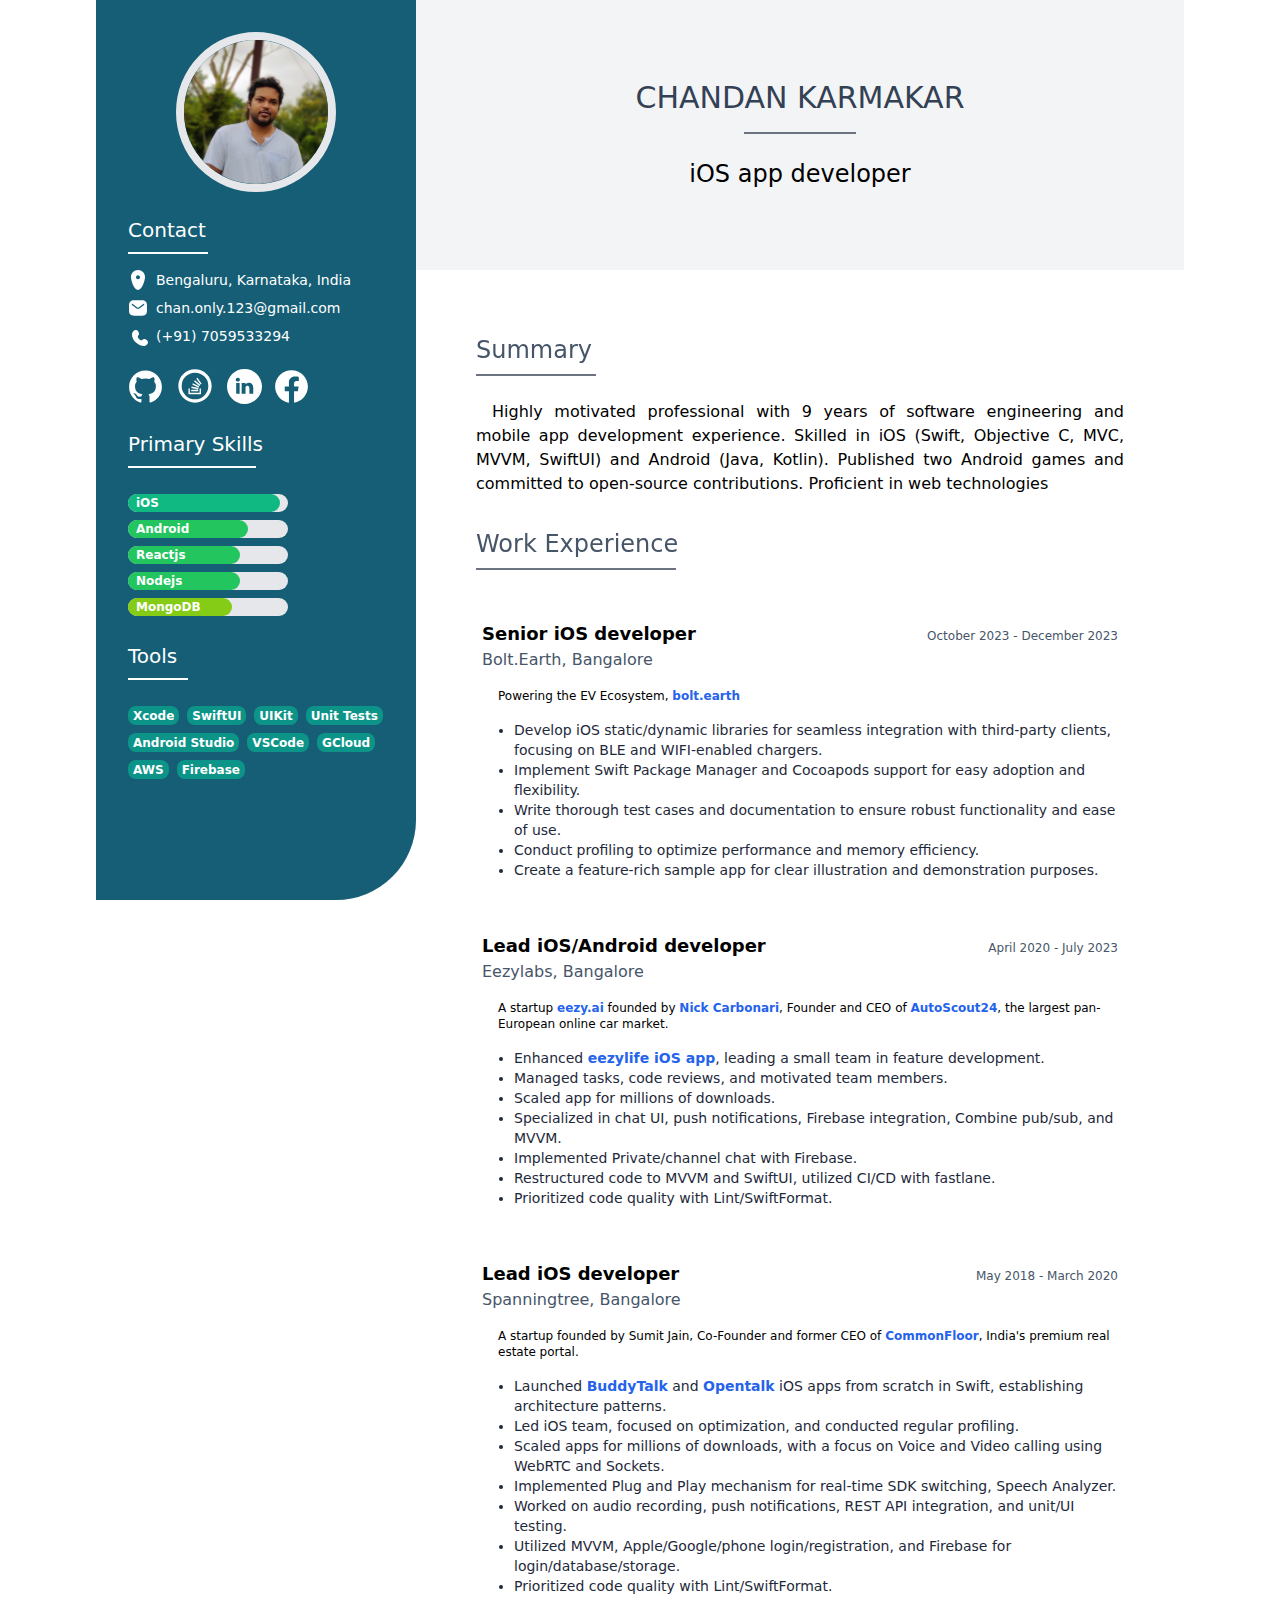
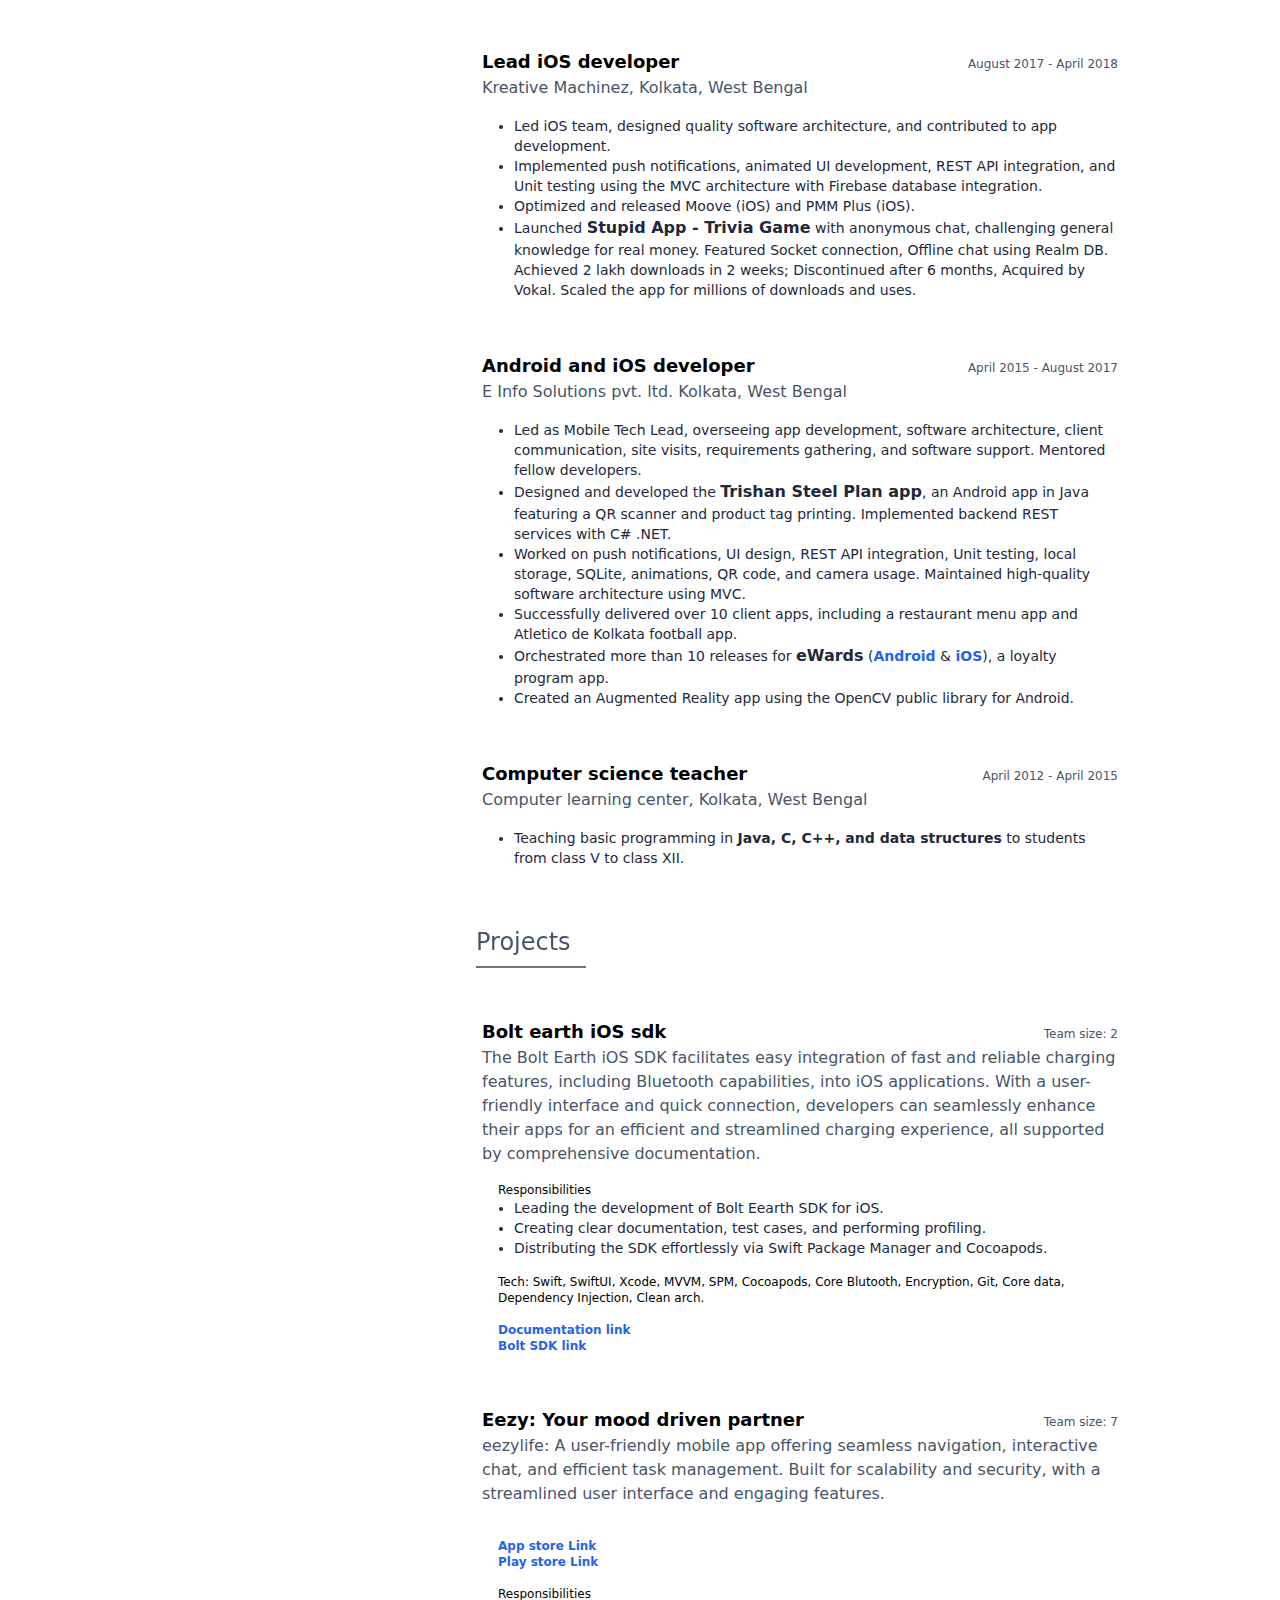
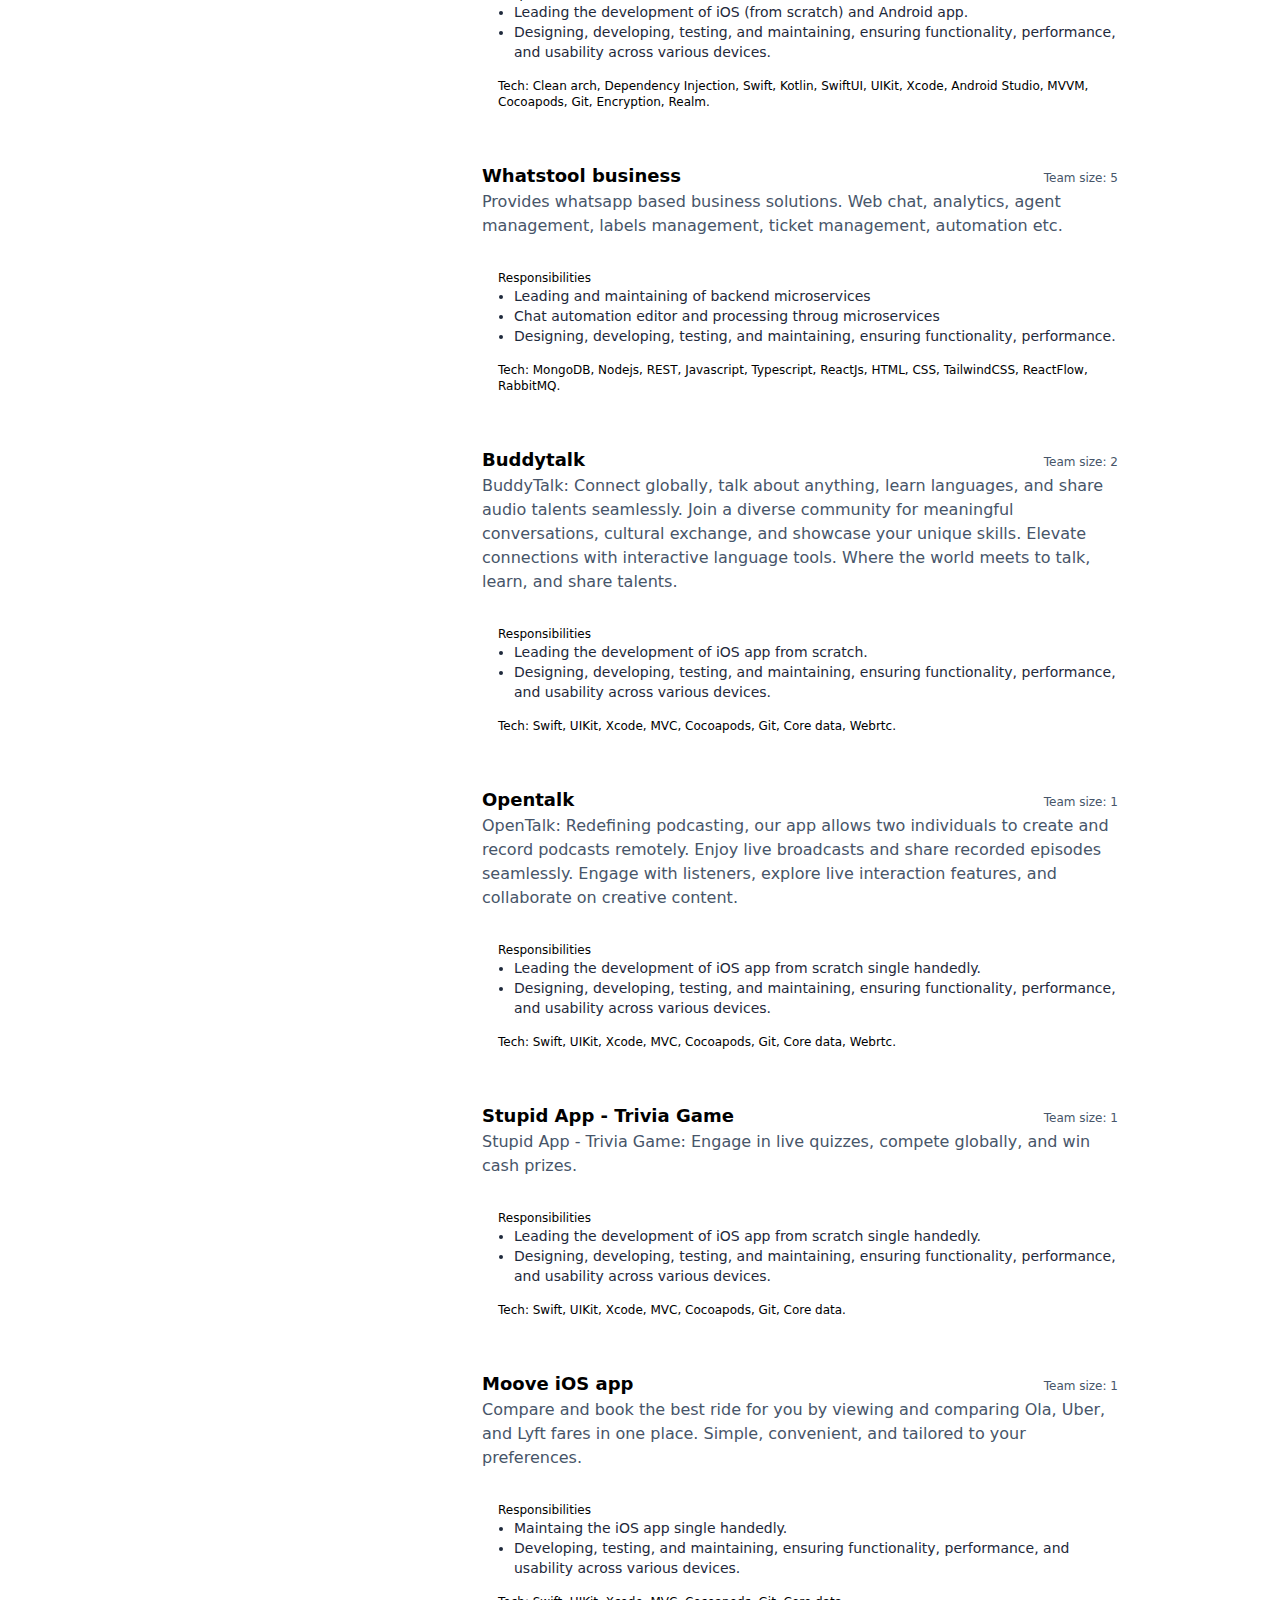
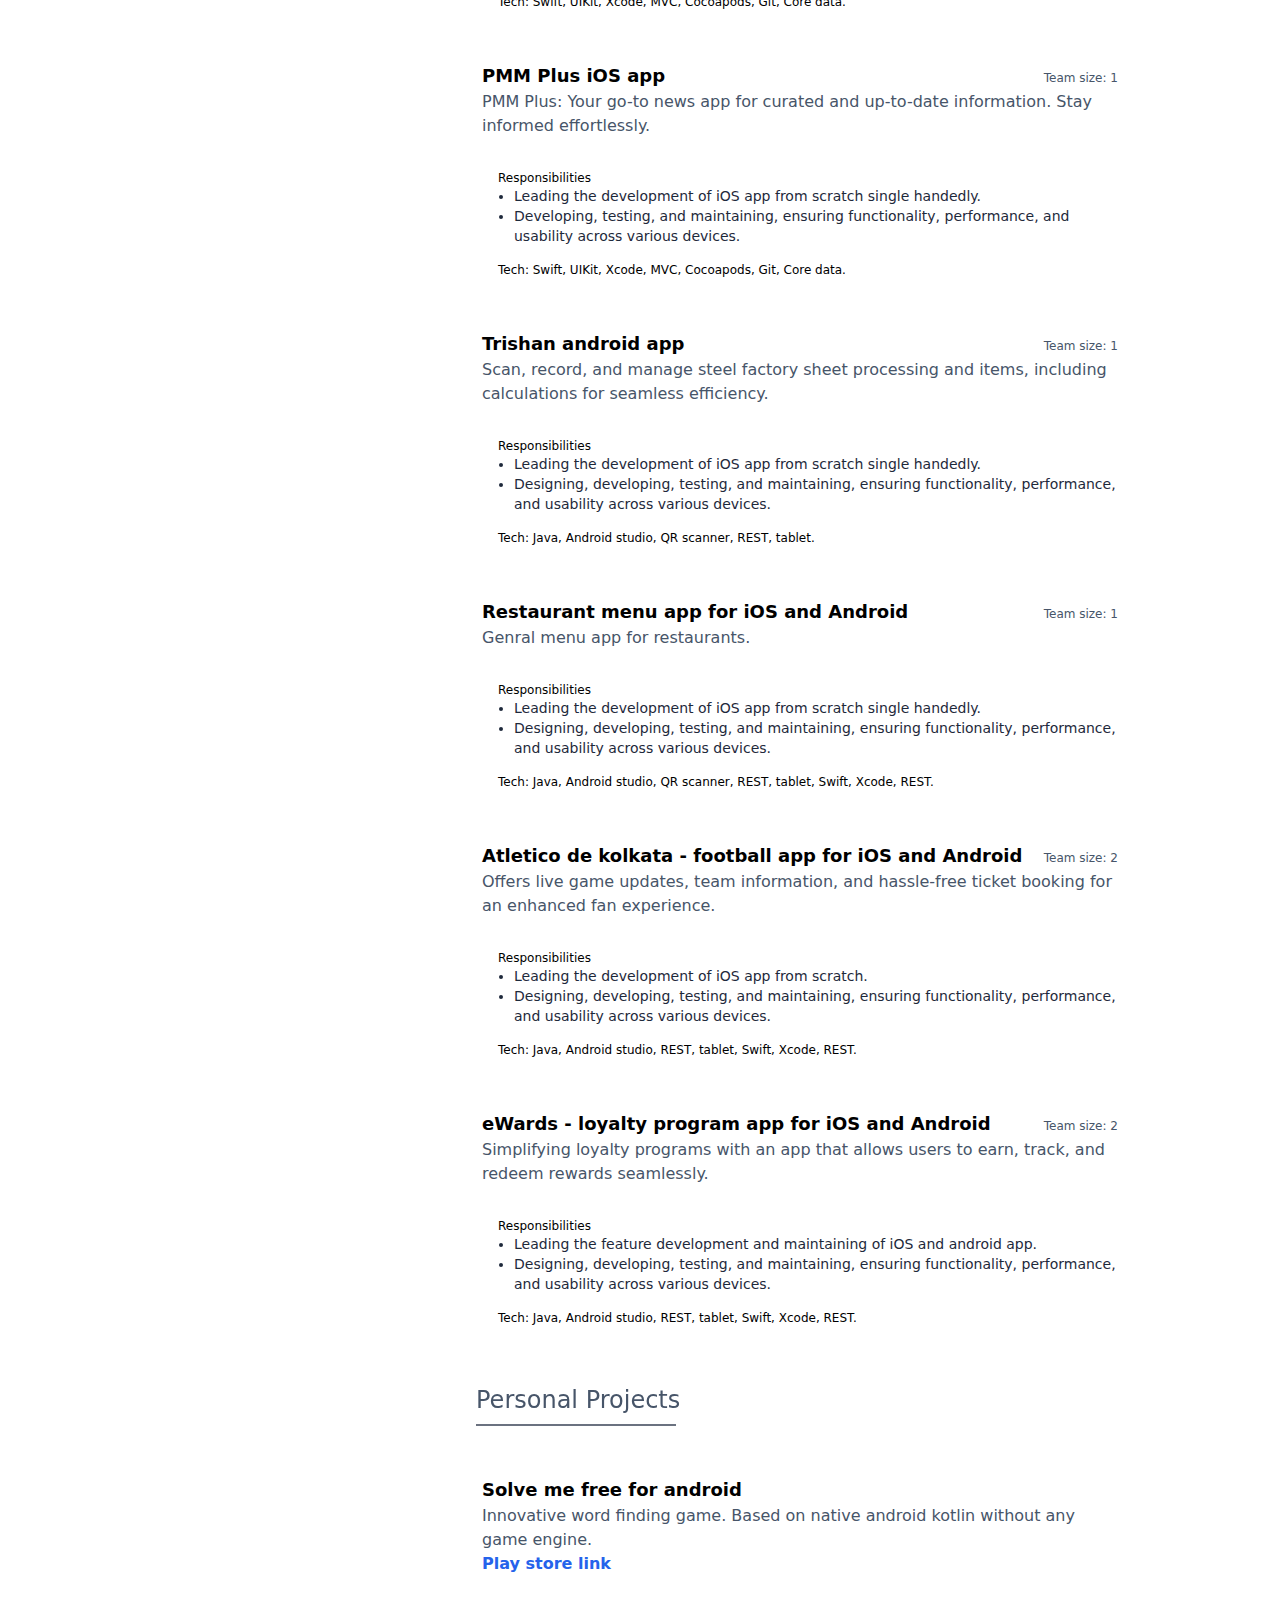
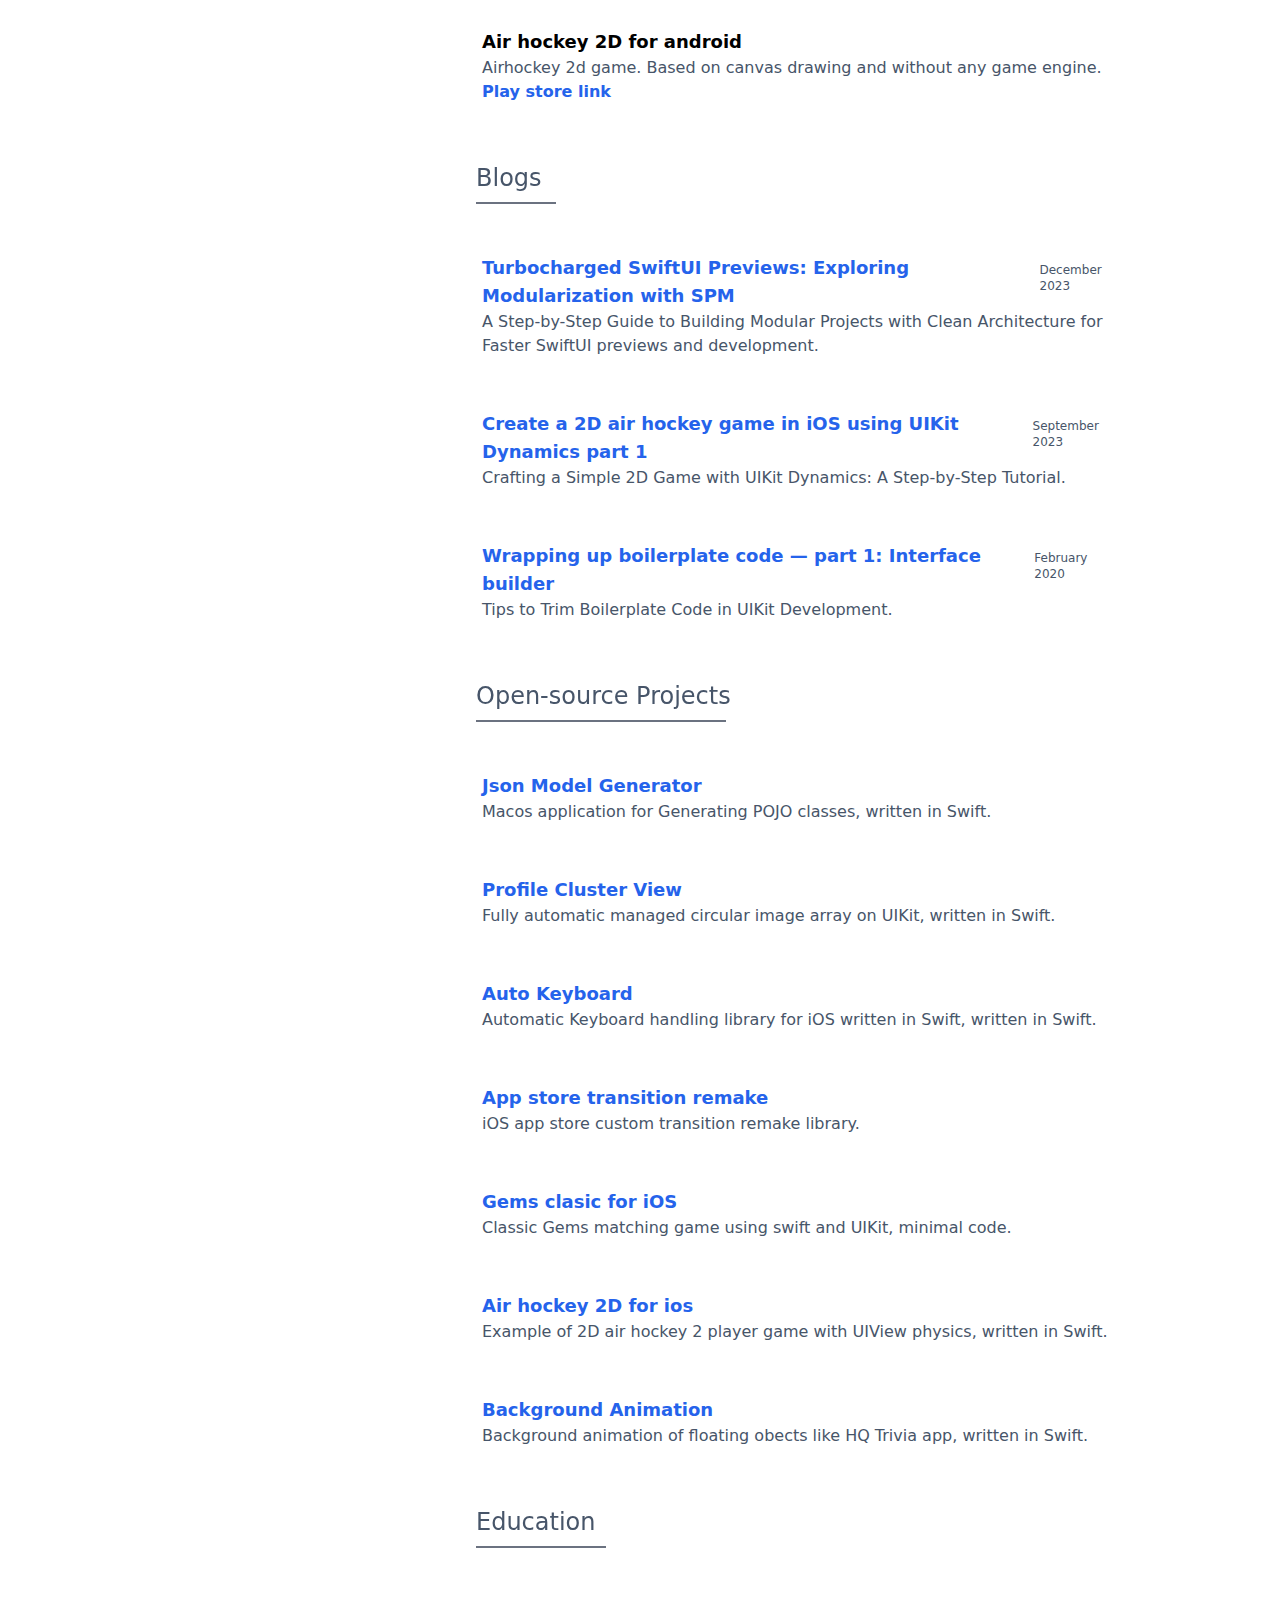
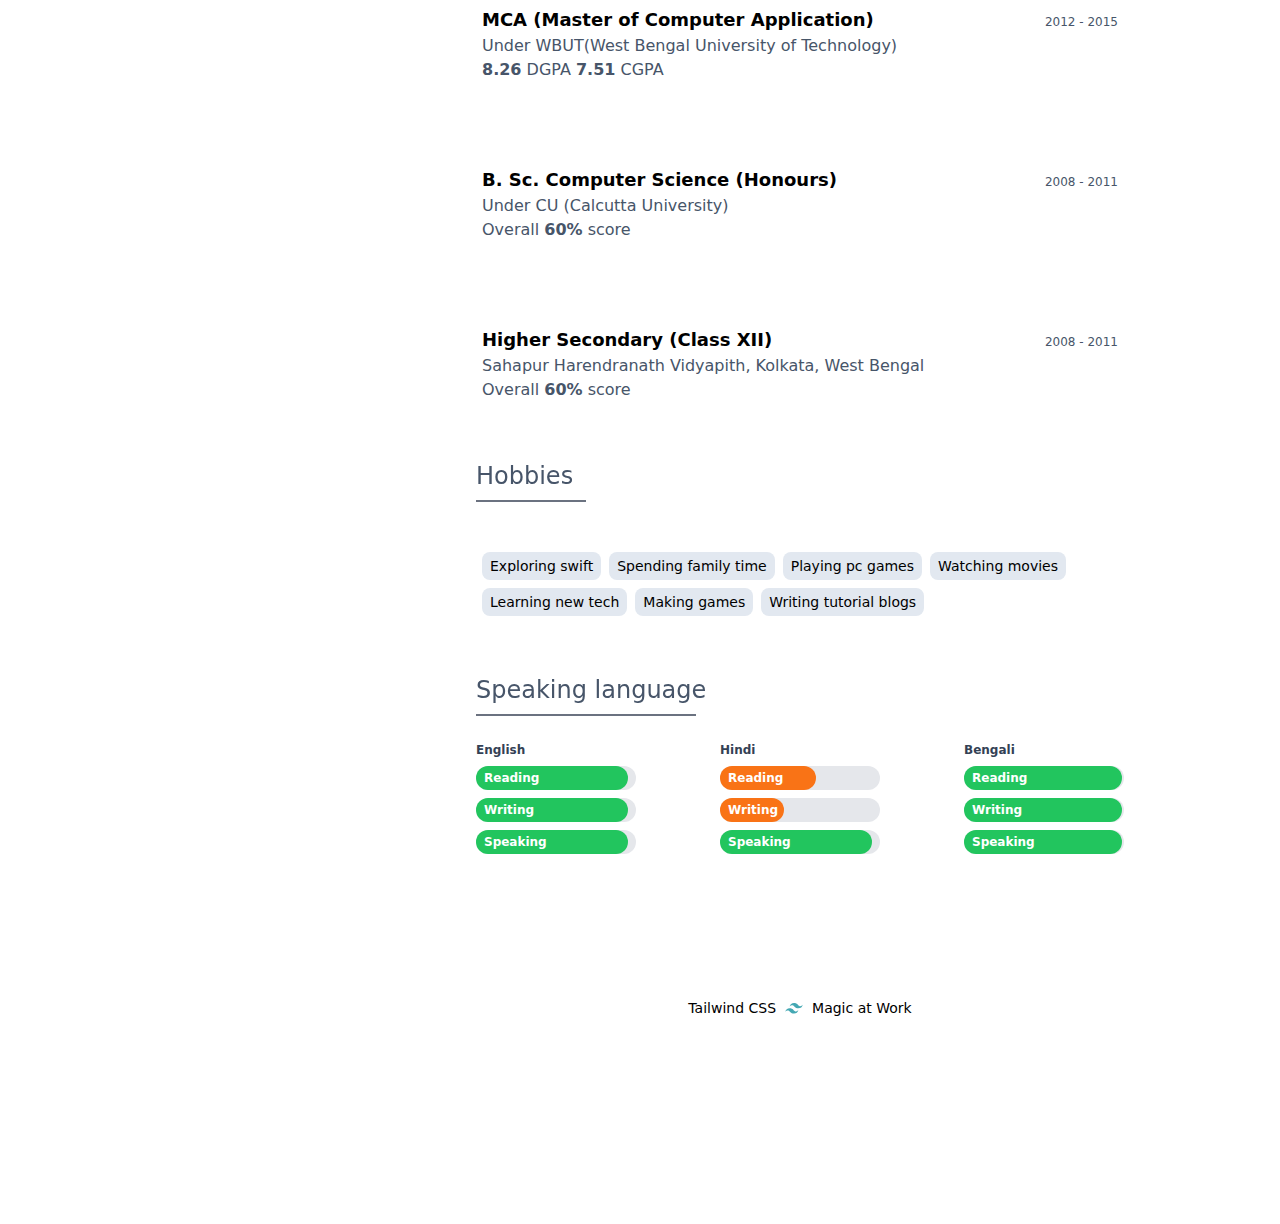
<file: resume/index.html>
<!DOCTYPE html>
<html lang="en">

<head>
    <title>Chandan Karmakar</title>
    <meta charset="UTF-8">
    <meta name="viewport" content="width=device-width, initial-scale=1.0">
    <script src="tailwindcss-3.4.1.js"></script>
    <script src="index.js"></script>
    <style type="text/tailwindcss">
        .exp-title {
            @apply font-semibold text-lg;
        }
        .exp-company {
            @apply text-base text-slate-600;
        }
        .exp-duration {
            @apply  text-xs font-medium text-slate-600;
        }
        .exp-companydesc {
            @apply text-xs font-normal pt-4 ml-4;
        }
        .exp-desc {
            @apply pt-4 ml-8 text-sm text-slate-800 font-medium;
        }
        .proj-desc {
            @apply ml-8 text-sm text-slate-800 font-medium;
        }
        .proj-links {
            @apply text-xs font-normal ml-4;
        }
        .link {
            @apply text-blue-600 font-bold hover:underline;
        }
        .sec-header-cont {
            @apply mx-[-60px] sticky top-0 backdrop-blur-xl z-50;
        }
        .sec-header-child {
            @apply mx-[60px];
        }
        .hobbie-item {
            @apply rounded-lg bg-slate-200 px-2 py-1 font-medium hover:shadow-lg hover:bg-blue-500/50 hover:text-white;
        }
        .tool-item {
            @apply rounded-lg bg-teal-600 px-[5px] py-[1.5px] font-bold text-xs text-white;
        }
        .hover-anim1 {
            @apply transition ease-in-out delay-0 hover:scale-[1.02] duration-200 hover:shadow-xl p-[25px] mx-[-20px] rounded-lg hover:border-solid hover:border-slate-100 border-transparent border-[1px];
        }
        .hover-anim2 {
            @apply transition ease-in-out delay-0 hover:scale-[1.04] duration-200 p-[2px] mx-[-2px] rounded-lg;
        }
        .hover-anim3 {
            @apply transition ease-in-out delay-0 hover:scale-[1.1] duration-200;
        }
        .sidebar {
            @apply lg:w-80 md:w-80 lg:h-screen md:h-screen bg-[#155e75] text-white p-8 lg:sticky lg:top-0 md:sticky md:top-0;
        }
        .main-cont {
            @apply md:w-3/5 lg:w-3/5 mb-16;
        }
    </style>
</head>

<body class="font-sans antialiased">

    <div class="md:flex place-content-center text-sm">

        <!-- SIDEBAR -->
        <div class="sidebar rounded-br-[80px]">


            <a id="btn_update" href="https://chanonly123.github.io/resume" target="_blank">
                <button class="flex m-[-12px] gap-1 font-bold text-base hover-anim3 mb-4 items-center">
                    <img class="size-[20px]" src="res/info-circle-svgrepo-com.svg" />
                    Updated version here
                </button>
            </a>

            <div class="px-12">
                <img class="rounded-full center border-8 border-white-600" src="res/photo1.jpg" alt="Profile Picture">
            </div>
            <div class="space-y-2 mt-6">
                <div class="text-xl">Contact</div>
                <p class="h-0.5 w-20 bg-white my-2 mb-6" />

                <div class="flex pt-2">
                    <image class="mr-2 fill-black size-5" src="res/pin-fill-rounded-circle-629-svgrepo-com.svg" />
                    <div>Bengaluru, Karnataka, India</div>
                </div>

                <div class="flex">
                    <image class="mr-2 fill-black size-5" src="res/email-svgrepo-com.svg" />
                    <div>chan.only.123@gmail.com</div>
                </div>

                <div class="flex">
                    <image class="mr-1 fill-black size-6" src="res/phone-rounded-svgrepo-com.svg" />
                    <div>(+91) 7059533294</div>
                </div>
            </div>

            <div class="flex flex items-center space-y-2 mt-2 space-x-3">
                <a class="animate-bounce size-[35px] mt-[8px] hover-anim3" href="https://github.com/chanonly123"
                    target="_blank">
                    <img src="res/github-svgrepo-com.svg" />
                </a>
                <a class="size-[40px] hover-anim3" href="https://stackoverflow.com/users/4568747/chanonly123"
                    target="_blank">
                    <img src="res/stackoverflow-circle-svgrepo-com.svg" />
                </a>
                <a class="animate-bounce size-[35px] hover-anim3" href="https://www.linkedin.com/in/chanonly123"
                    target="_blank">
                    <img src="res/linkedin-round-svgrepo-com.svg" />
                </a>
                <a class="size-[35px] hover-anim3" href="https://www.facebook.com/chandan.karmakar.980967"
                    target="_blank">
                    <img src="res/facebook-svgrepo-com.svg" />
                </a>
            </div>



            <div>
                <div class="text-xl mt-6">Primary Skills</div>
                <p class="h-0.5 w-32 bg-white my-2 mb-6" />

                <div class="space-y-2 text-xs font-bold hover-anim2">
                    <div class="bg-gray-200 w-40 rounded-full">
                        <div class="bg-emerald-500 px-2 py-[1px] rounded-full w-[95%]">iOS</div>
                    </div>
                    <div class="bg-gray-200 w-40 rounded-full">
                        <div class="bg-green-500 px-2 py-[1px] rounded-full w-[75%]">Android</div>
                    </div>
                    <div class="bg-gray-200 w-40 rounded-full">
                        <div class="bg-green-500 px-2 py-[1px] rounded-full w-[70%]">Reactjs</div>
                    </div>
                    <div class="bg-gray-200 w-40 rounded-full">
                        <div class="bg-green-500 px-2 py-[1px] rounded-full w-[70%]">Nodejs</div>
                    </div>
                    <div class="bg-gray-200 w-40 rounded-full">
                        <div class="bg-lime-500 px-2 py-[1px] rounded-full w-[65%]">MongoDB</div>
                    </div>
                </div>
            </div>

            <div>
                <div class="text-xl mt-6">Tools</div>
                <p class="h-0.5 w-[60px] bg-white my-2 mb-6" />

                <div class="flex flex-wrap gap-2 hover-anim2">
                    <div class="tool-item">Xcode</div>
                    <div class="tool-item">SwiftUI</div>
                    <div class="tool-item">UIKit</div>
                    <div class="tool-item">Unit Tests</div>
                    <div class="tool-item">Android Studio</div>
                    <div class="tool-item">VSCode</div>
                    <div class="tool-item">GCloud</div>
                    <div class="tool-item">AWS</div>
                    <div class="tool-item">Firebase</div>
                </div>

            </div>


        </div>

        <!-- END SIDEBAR -->

        <div class="main-cont">

            <!-- HEADER -->
            <div class="flex flex-col items-center py-20 bg-gray-100">
                <h1 class="animate-pulse text-3xl text-slate-700">CHANDAN KARMAKAR</h1>
                <p class="h-0.5 w-28 bg-gray-500 my-4 mb-6" />
                <p class="text-2xl">iOS app developer</p>
            </div>

            <!-- END HEADER -->

            <div class="sec-header-child mt-16">

                <div class="profile_summary">
                    <div class="sec-header-cont">
                        <div class="text-2xl text-slate-600 sec-header-child">
                            Summary
                            <p class="h-0.5 w-[120px] bg-gray-500 my-2 mb-6" />
                        </div>
                    </div>

                    <p class="text-base text indent-4 text-justify">Highly motivated professional with 9 years of
                        software
                        engineering and mobile app development experience. Skilled in iOS (Swift, Objective C, MVC,
                        MVVM, SwiftUI) and Android (Java, Kotlin). Published two Android games and committed to
                        open-source contributions. Proficient in web technologies</p>
                </div>


                <!-- WROK EXPERIENCES -->
                <div>

                    <div class="sec-header-cont">
                        <div class="text-2xl text-slate-600 mt-8 sec-header-child">Work Experience
                            <p class="h-0.5 w-[200px] bg-gray-500 my-2 mb-6" />
                        </div>
                    </div>



                    <div class="hover-anim1">
                        <div class="flex items-baseline">
                            <div class="exp-title">Senior iOS developer</div>
                            <div class="grow"></div>
                            <div class="exp-duration">October 2023 - December 2023</div>
                        </div>
                        <div class="exp-company">Bolt.Earth, Bangalore</div>
                        <div class="exp-companydesc">Powering the EV Ecosystem, <a target="_blank" class="link"
                                href="https://bolt.earth">bolt.earth</a></div>
                        <div class="exp-desc">
                            <ul class="list-disc">
                                <li>Develop iOS static/dynamic libraries for seamless integration with third-party
                                    clients, focusing on
                                    BLE
                                    and WIFI-enabled chargers.</li>
                                <li>Implement Swift Package Manager and Cocoapods support for easy adoption and
                                    flexibility.</li>
                                <li>Write thorough test cases and documentation to ensure robust functionality and
                                    ease
                                    of use.</li>
                                <li>Conduct profiling to optimize performance and memory efficiency.</li>
                                <li>Create a feature-rich sample app for clear illustration and demonstration
                                    purposes.</li>

                            </ul>
                        </div>
                    </div>



                    <div class="hover-anim1">
                        <div class="flex items-baseline">
                            <div class="exp-title">Lead iOS/Android developer</div>
                            <div class="grow"></div>
                            <div class="exp-duration">April 2020 - July 2023</div>
                        </div>
                        <div class="exp-company">Eezylabs, Bangalore</div>

                        <div class="exp-companydesc">A startup <a target="_blank" class="link"
                                href="https://eezy.ai">eezy.ai</a>
                            founded by
                            <a target="_blank" class="link"
                                href="https://www.linkedin.com/in/nick-carbonari-273805b6/">Nick
                                Carbonari</a>, Founder
                            and CEO of
                            <a target="_blank" class="link" href="https://www.autoscout24.com">AutoScout24</a>, the
                            largest pan-European
                            online car market.
                        </div>
                        <div class="exp-desc">
                            <ul class="list-disc">
                                <li>Enhanced <a target="_blank" class="link"
                                        href="https://apps.apple.com/us/app/eezy-your-mood-driven-planner/id1221854425?_branch_match_id=1025107716883069930&_branch_referrer=H4sIAAAAAAAAA8soKSkottLXT02tqszJTEvVSywo0MvJzMvWr8pycU1M8TEM8QMA3o4ZUCQAAAA%3D">eezylife
                                        iOS app</a>, leading a small team in feature development.</li>
                                <li>Managed tasks, code reviews, and motivated team members.</li>
                                <li>Scaled app for millions of downloads.</li>
                                <li>Specialized in chat UI, push notifications, Firebase integration, Combine pub/sub,
                                    and MVVM.</li>
                                <li>Implemented Private/channel chat with Firebase.</li>
                                <li>Restructured code to MVVM and SwiftUI, utilized CI/CD with fastlane.</li>
                                <li>Prioritized code quality with Lint/SwiftFormat.</li>
                            </ul>
                        </div>
                    </div>



                    <div class="hover-anim1">
                        <div class="flex items-baseline">
                            <div class="exp-title">Lead iOS developer</div>
                            <div class="grow"></div>
                            <div class="exp-duration">May 2018 - March 2020</div>
                        </div>
                        <div class="exp-company">Spanningtree, Bangalore</div>
                        <div class="exp-companydesc">
                            A startup founded by Sumit Jain, Co-Founder and former CEO of <a target="_blank"
                                class="link" href="https://www.commonfloor.com">CommonFloor</a>, India's premium real
                            estate portal.
                        </div>
                        <div class="exp-desc">
                            <ul class="list-disc">
                                <li>
                                    Launched <a target="_blank" class="link"
                                        href="https://drive.google.com/file/d/1xL_tNGtze4r6n_1e3P7pU5wuxVr0sHxS/view?usp=sharing">BuddyTalk</a>
                                    and <a target="_blank" class="link"
                                        href="https://apps.apple.com/us/app/opentalk-fm/id1484810570">Opentalk</a> iOS
                                    apps from scratch in Swift, establishing
                                    architecture patterns.
                                </li>
                                <li>
                                    Led iOS team, focused on optimization, and conducted regular profiling.
                                </li>
                                <li>
                                    Scaled apps for millions of downloads, with a focus on Voice and Video calling using
                                    WebRTC and Sockets.
                                </li>
                                <li>
                                    Implemented Plug and Play mechanism for real-time SDK switching, Speech Analyzer.
                                </li>
                                <li>
                                    Worked on audio recording, push notifications, REST API integration, and unit/UI
                                    testing.
                                </li>
                                <li>
                                    Utilized MVVM, Apple/Google/phone login/registration, and Firebase for
                                    login/database/storage.
                                </li>
                                <li>
                                    Prioritized code quality with Lint/SwiftFormat.
                                </li>

                            </ul>
                        </div>
                    </div>



                    <div class="hover-anim1">
                        <div class="flex items-baseline">
                            <div class="exp-title">Lead iOS developer</div>
                            <div class="grow"></div>
                            <div class="exp-duration">August 2017 - April 2018</div>
                        </div>
                        <div class="exp-company">Kreative Machinez, Kolkata, West Bengal</div>

                        <div class="exp-desc">
                            <ul class="list-disc">
                                <li>
                                    Led iOS team, designed quality software architecture, and contributed to app
                                    development.
                                </li>
                                <li>
                                    Implemented push notifications, animated UI development, REST API integration, and
                                    Unit testing
                                    using the MVC architecture with Firebase database integration.
                                </li>
                                <li>
                                    Optimized and released Moove (iOS) and PMM Plus (iOS).
                                </li>
                                <li>
                                    Launched <span class="font-bold text-base">Stupid App - Trivia Game</span> with
                                    anonymous
                                    chat, challenging general
                                    knowledge for real money.
                                    Featured Socket connection, Offline chat using Realm DB.
                                    Achieved 2 lakh downloads in 2 weeks; Discontinued after 6 months, Acquired by
                                    Vokal.
                                    Scaled the app for millions of downloads and uses.
                                </li>
                            </ul>
                        </div>
                    </div>


                    <div class="hover-anim1">
                        <div class="flex items-baseline">
                            <div class="exp-title">Android and iOS developer</div>
                            <div class="grow"></div>
                            <div class="exp-duration">April 2015 - August 2017</div>
                        </div>
                        <div class="exp-company">E Info Solutions pvt. ltd. Kolkata, West Bengal</div>

                        <div class="exp-desc">
                            <ul class="list-disc">
                                <li>
                                    Led as Mobile Tech Lead, overseeing app development, software architecture, client
                                    communication,
                                    site visits, requirements gathering, and software support. Mentored fellow
                                    developers.
                                </li>
                                <li>
                                    Designed and developed the <span class="font-bold text-base">Trishan Steel Plan
                                        app</span>, an Android app in Java featuring
                                    a QR scanner
                                    and product tag printing. Implemented backend REST services with C# .NET.
                                </li>
                                <li>
                                    Worked on push notifications, UI design, REST API integration, Unit testing, local
                                    storage, SQLite,
                                    animations, QR code, and camera usage. Maintained high-quality software architecture
                                    using MVC.
                                </li>
                                <li>
                                    Successfully delivered over 10 client apps, including a restaurant menu app and
                                    Atletico de Kolkata
                                    football app.
                                </li>
                                <li>
                                    Orchestrated more than 10 releases for <span
                                        class="font-bold text-base">eWards</span>
                                    (<a target="_blank" class="link"
                                        href="https://play.google.com/store/apps/details?id=com.ewards">Android</a> & <a
                                        target="_blank" class="link"
                                        href="https://itunes.apple.com/in/app/ewards/id1084631734">iOS</a>), a
                                    loyalty
                                    program
                                    app.
                                </li>
                                <li>
                                    Created an Augmented Reality app using the OpenCV public library for Android.
                                </li>

                            </ul>
                        </div>
                    </div>


                    <div class="hover-anim1">
                        <div class="flex items-baseline">
                            <div class="exp-title">Computer science teacher</div>
                            <div class="grow"></div>
                            <div class="exp-duration">April 2012 - April 2015</div>
                        </div>
                        <div class="exp-company">Computer learning center, Kolkata, West Bengal</div>

                        <div class="exp-desc">
                            <ul class="list-disc">
                                <li>
                                    Teaching basic programming in <span class="font-bold">Java, C, C++, and data
                                        structures</span> to students from
                                    class V to class
                                    XII.
                                </li>
                            </ul>
                        </div>
                    </div>

                </div>
                <!-- END WROK EXPERIENCES -->


                <!-- PROJECTS -->
                <div>

                    <div class="sec-header-cont">
                        <div class="text-2xl text-slate-600 mt-8 sec-header-child">Projects
                            <p class="h-0.5 w-[110px] bg-gray-500 my-2 mb-6" />
                        </div>
                    </div>

                    <div class="hover-anim1">
                        <div class="flex items-baseline">
                            <div class="exp-title">Bolt earth iOS sdk</div>
                            <div class="grow"></div>
                            <div class="exp-duration">Team size: 2</div>
                        </div>

                        <div class="exp-company">The Bolt Earth iOS SDK facilitates easy integration of fast and
                            reliable charging features, including Bluetooth capabilities, into iOS applications. With a
                            user-friendly interface and quick connection, developers can seamlessly enhance their apps
                            for an efficient and streamlined charging experience, all supported by comprehensive
                            documentation.</div>
                        <div class="exp-companydesc">Responsibilities</div>
                        <div class="proj-desc">
                            <ul class="list-disc">
                                <li>Leading the development of Bolt Eearth SDK for iOS.</li>
                                <li>Creating clear documentation, test cases, and performing profiling.</li>
                                <li>Distributing the SDK effortlessly via Swift Package Manager and Cocoapods.</li>
                            </ul>
                        </div>
                        <div class="exp-companydesc">Tech: Swift, SwiftUI, Xcode, MVVM, SPM, Cocoapods, Core Blutooth,
                            Encryption, Git, Core data, Dependency Injection, Clean arch.</div>

                        <div class="proj-links">
                            <br /> <a target="_blank" class="link"
                                href="https://bolt-earth.bitbucket.io/sdk/ios/doc/documentation/boltblesdk/">Documentation
                                link</a>
                            <br /> <a target="_blank" class="link"
                                href="https://bitbucket.org/poojaios/boltblesdkdistribution/src/BoltEarthBLE/">Bolt SDK
                                link</a>
                        </div>
                    </div>



                    <div class="hover-anim1">
                        <div class="flex items-baseline">
                            <div class="exp-title">Eezy: Your mood driven partner</div>
                            <div class="grow"></div>
                            <div class="exp-duration">Team size: 7</div>
                        </div>
                        <div class="exp-company">eezylife: A user-friendly mobile app offering seamless navigation,
                            interactive chat, and efficient task management. Built for scalability and security, with a
                            streamlined user interface and engaging features.</div>
                        <div class="exp-companydesc">
                            <br /> <a target="_blank" class="link" href="https://eezylife.app.link/zjDEadL1TN">App store
                                Link</a>
                            <br /> <a target="_blank" class="link" href="https://eezylife.app.link/zjDEadL1TN">Play
                                store Link</a>
                        </div>
                        <div class="exp-companydesc">Responsibilities</div>
                        <div class="proj-desc">
                            <ul class="list-disc">
                                <li>Leading the development of iOS (from scratch) and Android app.</li>
                                <li>Designing, developing, testing, and maintaining, ensuring functionality,
                                    performance, and usability across various devices.</li>
                            </ul>
                        </div>
                        <div class="exp-companydesc">Tech: Clean arch, Dependency Injection, Swift, Kotlin, SwiftUI,
                            UIKit, Xcode, Android Studio, MVVM,
                            Cocoapods,
                            Git,
                            Encryption, Realm.</div>
                    </div>




                    <div class="hover-anim1">
                        <div class="flex items-baseline">
                            <div class="exp-title">Whatstool business</div>
                            <div class="grow"></div>
                            <div class="exp-duration">Team size: 5</div>
                        </div>
                        <div class="exp-company">Provides whatsapp based business solutions. Web chat, analytics, agent
                            management, labels management, ticket management, automation etc.
                        </div>
                        <div class="exp-companydesc">
                        </div>
                        <div class="exp-companydesc">Responsibilities</div>
                        <div class="proj-desc">
                            <ul class="list-disc">
                                <li>Leading and maintaining of backend microservices</li>
                                <li>Chat automation editor and processing throug microservices</li>
                                <li>Designing, developing, testing, and maintaining, ensuring functionality,
                                    performance.</li>
                            </ul>
                        </div>
                        <div class="exp-companydesc">
                            Tech: MongoDB, Nodejs, REST, Javascript, Typescript, ReactJs, HTML, CSS,
                            TailwindCSS, ReactFlow, RabbitMQ.
                        </div>
                    </div>



                    <div class="hover-anim1">
                        <div class="flex items-baseline">
                            <div class="exp-title">Buddytalk</div>
                            <div class="grow"></div>
                            <div class="exp-duration">Team size: 2</div>
                        </div>
                        <div class="exp-company">BuddyTalk: Connect globally, talk about anything, learn languages, and
                            share audio talents seamlessly. Join a diverse community for meaningful conversations,
                            cultural exchange, and showcase your unique skills. Elevate connections with interactive
                            language tools. Where the world meets to talk, learn, and share talents.</div>
                        <div class="exp-companydesc">
                        </div>
                        <div class="exp-companydesc">Responsibilities</div>
                        <div class="proj-desc">
                            <ul class="list-disc">
                                <li>Leading the development of iOS app from scratch.</li>
                                <li>Designing, developing, testing, and maintaining, ensuring functionality,
                                    performance, and usability across various devices.</li>
                            </ul>
                        </div>
                        <div class="exp-companydesc">Tech: Swift,
                            UIKit, Xcode, MVC, Cocoapods,
                            Git, Core data, Webrtc.</div>
                    </div>



                    <div class="hover-anim1">
                        <div class="flex items-baseline">
                            <div class="exp-title">Opentalk</div>
                            <div class="grow"></div>
                            <div class="exp-duration">Team size: 1</div>
                        </div>
                        <div class="exp-company">OpenTalk: Redefining podcasting, our app allows two individuals to
                            create and record podcasts remotely. Enjoy live broadcasts and share recorded episodes
                            seamlessly. Engage with listeners, explore live interaction features, and collaborate on
                            creative content.</div>
                        <div class="exp-companydesc">
                        </div>
                        <div class="exp-companydesc">Responsibilities</div>
                        <div class="proj-desc">
                            <ul class="list-disc">
                                <li>Leading the development of iOS app from scratch single handedly.</li>
                                <li>Designing, developing, testing, and maintaining, ensuring functionality,
                                    performance, and usability across various devices.</li>
                            </ul>
                        </div>
                        <div class="exp-companydesc">Tech: Swift,
                            UIKit, Xcode, MVC, Cocoapods,
                            Git, Core data, Webrtc.</div>
                    </div>



                    <div class="hover-anim1">
                        <div class="flex items-baseline">
                            <div class="exp-title">Stupid App - Trivia Game</div>
                            <div class="grow"></div>
                            <div class="exp-duration">Team size: 1</div>
                        </div>
                        <div class="exp-company">Stupid App - Trivia Game: Engage in live quizzes, compete globally, and
                            win cash prizes.</div>
                        <div class="exp-companydesc">
                        </div>
                        <div class="exp-companydesc">Responsibilities</div>
                        <div class="proj-desc">
                            <ul class="list-disc">
                                <li>Leading the development of iOS app from scratch single handedly.</li>
                                <li>Designing, developing, testing, and maintaining, ensuring functionality,
                                    performance, and usability across various devices.</li>
                            </ul>
                        </div>
                        <div class="exp-companydesc">Tech: Swift,
                            UIKit, Xcode, MVC, Cocoapods,
                            Git, Core data.</div>
                    </div>




                    <div class="hover-anim1">
                        <div class="flex items-baseline">
                            <div class="exp-title">Moove iOS app</div>
                            <div class="grow"></div>
                            <div class="exp-duration">Team size: 1</div>
                        </div>
                        <div class="exp-company">Compare and book the best ride for you by viewing and comparing Ola,
                            Uber, and Lyft fares in one place. Simple, convenient, and tailored to your preferences.
                        </div>
                        <div class="exp-companydesc">
                        </div>
                        <div class="exp-companydesc">Responsibilities</div>
                        <div class="proj-desc">
                            <ul class="list-disc">
                                <li>Maintaing the iOS app single handedly.</li>
                                <li>Developing, testing, and maintaining, ensuring functionality,
                                    performance, and usability across various devices.</li>
                            </ul>
                        </div>
                        <div class="exp-companydesc">Tech: Swift,
                            UIKit, Xcode, MVC, Cocoapods,
                            Git, Core data.</div>
                    </div>


                    <div class="hover-anim1">
                        <div class="flex items-baseline">
                            <div class="exp-title">PMM Plus iOS app</div>
                            <div class="grow"></div>
                            <div class="exp-duration">Team size: 1</div>
                        </div>
                        <div class="exp-company">PMM Plus: Your go-to news app for curated and up-to-date information.
                            Stay informed effortlessly.
                        </div>
                        <div class="exp-companydesc">
                        </div>
                        <div class="exp-companydesc">Responsibilities</div>
                        <div class="proj-desc">
                            <ul class="list-disc">
                                <li>Leading the development of iOS app from scratch single handedly.</li>
                                <li>Developing, testing, and maintaining, ensuring functionality,
                                    performance, and usability across various devices.</li>
                            </ul>
                        </div>
                        <div class="exp-companydesc">Tech: Swift,
                            UIKit, Xcode, MVC, Cocoapods,
                            Git, Core data.</div>
                    </div>



                    <div class="hover-anim1">
                        <div class="flex items-baseline">
                            <div class="exp-title">Trishan android app</div>
                            <div class="grow"></div>
                            <div class="exp-duration">Team size: 1</div>
                        </div>
                        <div class="exp-company">Scan, record, and manage steel factory sheet processing and items,
                            including
                            calculations for seamless efficiency.</div>
                        <div class="exp-companydesc">
                        </div>
                        <div class="exp-companydesc">Responsibilities</div>
                        <div class="proj-desc">
                            <ul class="list-disc">
                                <li>Leading the development of iOS app from scratch single handedly.</li>
                                <li>Designing, developing, testing, and maintaining, ensuring functionality,
                                    performance, and usability across various devices.</li>
                            </ul>
                        </div>
                        <div class="exp-companydesc">Tech: Java, Android studio, QR scanner, REST, tablet.</div>
                    </div>



                    <div class="hover-anim1">
                        <div class="flex items-baseline">
                            <div class="exp-title">Restaurant menu app for iOS and Android</div>
                            <div class="grow"></div>
                            <div class="exp-duration">Team size: 1</div>
                        </div>
                        <div class="exp-company">Genral menu app for restaurants.</div>
                        <div class="exp-companydesc">
                        </div>
                        <div class="exp-companydesc">Responsibilities</div>
                        <div class="proj-desc">
                            <ul class="list-disc">
                                <li>Leading the development of iOS app from scratch single handedly.</li>
                                <li>Designing, developing, testing, and maintaining, ensuring functionality,
                                    performance, and usability across various devices.</li>
                            </ul>
                        </div>
                        <div class="exp-companydesc">Tech: Java, Android studio, QR scanner, REST, tablet, Swift, Xcode,
                            REST.
                        </div>
                    </div>


                    <div class="hover-anim1">
                        <div class="flex items-baseline">
                            <div class="exp-title">Atletico de kolkata - football app for iOS and Android</div>
                            <div class="grow"></div>
                            <div class="exp-duration">Team size: 2</div>
                        </div>
                        <div class="exp-company">Offers live game updates, team information, and hassle-free ticket
                            booking for an enhanced fan experience.</div>
                        <div class="exp-companydesc">
                        </div>
                        <div class="exp-companydesc">Responsibilities</div>
                        <div class="proj-desc">
                            <ul class="list-disc">
                                <li>Leading the development of iOS app from scratch.</li>
                                <li>Designing, developing, testing, and maintaining, ensuring functionality,
                                    performance, and usability across various devices.</li>
                            </ul>
                        </div>
                        <div class="exp-companydesc">Tech: Java, Android studio, REST, tablet, Swift, Xcode,
                            REST.
                        </div>
                    </div>



                    <div class="hover-anim1">
                        <div class="flex items-baseline">
                            <div class="exp-title">eWards - loyalty program app for iOS and Android</div>
                            <div class="grow"></div>
                            <div class="exp-duration">Team size: 2</div>
                        </div>
                        <div class="exp-company">Simplifying loyalty programs with an app that allows users to earn,
                            track, and redeem rewards seamlessly.</div>
                        <div class="exp-companydesc">
                        </div>
                        <div class="exp-companydesc">Responsibilities</div>
                        <div class="proj-desc">
                            <ul class="list-disc">
                                <li>Leading the feature development and maintaining of iOS and android app.</li>
                                <li>Designing, developing, testing, and maintaining, ensuring functionality,
                                    performance, and usability across various devices.</li>
                            </ul>
                        </div>
                        <div class="exp-companydesc">Tech: Java, Android studio, REST, tablet, Swift, Xcode,
                            REST.
                        </div>
                    </div>

                </div>
                <!-- END PROJECTS -->


                <!-- PERSONAL-PROJECTS -->
                <div>

                    <div class="sec-header-cont">
                        <div class="text-2xl text-slate-600 mt-8 sec-header-child">Personal Projects
                            <p class="h-0.5 w-[200px] bg-gray-500 my-2 mb-6" />
                        </div>
                    </div>



                    <div class="hover-anim1">
                        <div class="flex items-baseline">
                            <div class="exp-title">Solve me free for android</div>
                            <div class="grow"></div>
                            <div class="exp-duration"></div>
                        </div>
                        <div class="exp-company">Innovative word finding game. Based on native android kotlin without
                            any game engine. <br /><a target="_blank" class="link"
                                href="https://play.google.com/store/apps/details?id=com.chanonly123.wordpuzzle">
                                Play store link</a></div>

                    </div>


                    <div class="hover-anim1">
                        <div class="flex items-baseline">
                            <div class="exp-title">Air hockey 2D for android</div>
                            <div class="grow"></div>
                            <div class="exp-duration"></div>
                        </div>
                        <div class="exp-company">Airhockey 2d game. Based on canvas drawing and without any game engine.
                            <br /><a target="_blank" class="link"
                                href="https://github.com/chanonly123/Air-Hockey-2d-Android/blob/main/app-debug.apk?raw=true">
                                Play store link</a>
                        </div>

                    </div>

                </div>
                <!-- END PERSONAL-PROJECTS -->



                <!-- EDUCATION -->

                <div>

                    <div class="sec-header-cont">
                        <div class="text-2xl text-slate-600 mt-8 sec-header-child">Blogs
                            <p class="h-0.5 w-[80px] bg-gray-500 my-2 mb-6" />
                        </div>
                    </div>



                    <div class="hover-anim1">
                        <div class="flex items-baseline">
                            <div class="exp-title"><a target="_blank" class="link"
                                    href="https://medium.com/@chan.only.123/quick-swiftui-previews-exploring-leaf-ui-modules-with-spm-fda1cc0bcf0f">Turbocharged
                                    SwiftUI Previews: Exploring Modularization with SPM</a></div>
                            <div class="grow"></div>
                            <div class="exp-duration">December 2023</div>
                        </div>
                        <div class="exp-company">
                            A Step-by-Step Guide to Building Modular Projects with Clean Architecture for Faster SwiftUI
                            previews and development.
                        </div>
                    </div>



                    <div class="hover-anim1">
                        <div class="flex items-baseline">
                            <div class="exp-title"><a target="_blank" class="link"
                                    href="https://medium.com/@chan.only.123/create-a-simple-2d-air-hockey-game-in-ios-using-uikit-dynamics-part-1-202ee3da60f7">Create
                                    a 2D air hockey game in iOS using UIKit Dynamics part 1</a></div>
                            <div class="grow"></div>
                            <div class="exp-duration">September 2023</div>
                        </div>
                        <div class="exp-company">
                            Crafting a Simple 2D Game with UIKit Dynamics: A Step-by-Step Tutorial.
                        </div>
                    </div>



                    <div class="hover-anim1">
                        <div class="flex items-baseline">
                            <div class="exp-title"><a target="_blank" class="link"
                                    href="https://medium.com/@chan.only.123/wrapping-up-boilerplate-code-part-1-interface-builder-f6180fd06feb">Wrapping
                                    up boilerplate code — part 1: Interface builder</a></div>
                            <div class="grow"></div>
                            <div class="exp-duration">February 2020</div>
                        </div>
                        <div class="exp-company">
                            Tips to Trim Boilerplate Code in UIKit Development.
                        </div>
                    </div>


                </div>

                <!-- END EDUCATION -->



                <!-- OPEN-PROJECTS -->
                <div>

                    <div class="sec-header-cont">
                        <div class="text-2xl text-slate-600 mt-8 sec-header-child">Open-source Projects
                            <p class="h-0.5 w-[250px] bg-gray-500 my-2 mb-6" />
                        </div>
                    </div>


                    <div class="hover-anim1">
                        <div class="flex items-baseline">
                            <div class="exp-title"><a target="_blank" class="link"
                                    href="https://github.com/chanonly123/Json-Model-Generator">Json Model Generator</a>
                            </div>
                            <div class="grow"></div>
                            <div class="exp-duration"></div>
                        </div>
                        <div class="exp-company">Macos application for Generating POJO classes, written in Swift.</div>
                    </div>


                    <div class="hover-anim1">
                        <div class="flex items-baseline">
                            <div class="exp-title"><a target="_blank" class="link"
                                    href="https://github.com/chanonly123/ProfileClusterView">Profile Cluster View</a>
                            </div>
                            <div class="grow"></div>
                            <div class="exp-duration"></div>
                        </div>
                        <div class="exp-company">Fully automatic managed circular image array on UIKit, written in
                            Swift.</div>
                    </div>


                    <div class="hover-anim1">
                        <div class="flex items-baseline">
                            <div class="exp-title"><a target="_blank" class="link"
                                    href="https://github.com/chanonly123/AutoKeyboard">Auto Keyboard</a>
                            </div>
                            <div class="grow"></div>
                            <div class="exp-duration"></div>
                        </div>
                        <div class="exp-company">Automatic Keyboard handling library for iOS written in Swift, written
                            in
                            Swift.</div>
                    </div>

                    <div class="hover-anim1">
                        <div class="flex items-baseline">
                            <div class="exp-title"><a target="_blank" class="link"
                                    href="https://github.com/chanonly123/app-store-transition">App store transition
                                    remake</a>
                            </div>
                            <div class="grow"></div>
                            <div class="exp-duration"></div>
                        </div>
                        <div class="exp-company">iOS app store custom transition remake library.</div>
                    </div>


                    <div class="hover-anim1">
                        <div class="flex items-baseline">
                            <div class="exp-title"><a target="_blank" class="link"
                                    href="https://github.com/chanonly123/Gems-clasic-game">Gems clasic for iOS</a>
                            </div>
                            <div class="grow"></div>
                            <div class="exp-duration"></div>
                        </div>
                        <div class="exp-company">Classic Gems matching game using swift and UIKit, minimal code.</div>
                    </div>

                    <div class="hover-anim1">
                        <div class="flex items-baseline">
                            <div class="exp-title"><a target="_blank" class="link"
                                    href="https://github.com/chanonly123/air_hockey_ios">Air hockey 2D for ios</a>
                            </div>
                            <div class="grow"></div>
                            <div class="exp-duration"></div>
                        </div>
                        <div class="exp-company">Example of 2D air hockey 2 player game with UIView physics, written
                            in
                            Swift.</div>
                    </div>


                    <div class="hover-anim1">
                        <div class="flex items-baseline">
                            <div class="exp-title"><a target="_blank" class="link"
                                    href="https://github.com/chanonly123/BackgroundAnimation">Background Animation</a>
                            </div>
                            <div class="grow"></div>
                            <div class="exp-duration"></div>
                        </div>
                        <div class="exp-company">Background animation of floating obects like HQ Trivia app, written
                            in
                            Swift.</div>
                    </div>

                </div>
                <!-- END OPEN-PROJECTS -->


                <!-- EDUCATION -->

                <div class="space-y-8">

                    <div class="sec-header-cont">
                        <div class="text-2xl text-slate-600 mt-8 sec-header-child">Education
                            <p class="h-0.5 w-[130px] bg-gray-500 my-2 mb-6" />
                        </div>
                    </div>


                    <div class="hover-anim1">
                        <div class="flex items-baseline">
                            <div class="exp-title">MCA (Master of Computer Application)</div>
                            <div class="grow"></div>
                            <div class="exp-duration">2012 - 2015</div>
                        </div>
                        <div class="exp-company">
                            Under WBUT(West Bengal University of Technology)
                            <br /><span class="font-bold">8.26</span> DGPA <span class="font-bold">7.51</span> CGPA
                        </div>
                    </div>


                    <div class="hover-anim1">
                        <div class="flex items-baseline">
                            <div class="exp-title">B. Sc. Computer Science (Honours)</div>
                            <div class="grow"></div>
                            <div class="exp-duration">2008 - 2011</div>
                        </div>
                        <div class="exp-company">
                            Under CU (Calcutta University)
                            <br />Overall <span class="font-bold">60%</span> score
                        </div>
                    </div>


                    <div class="hover-anim1">
                        <div class="flex items-baseline">
                            <div class="exp-title">Higher Secondary (Class XII)</div>
                            <div class="grow"></div>
                            <div class="exp-duration">2008 - 2011</div>
                        </div>
                        <div class="exp-company">
                            Sahapur Harendranath Vidyapith, Kolkata, West Bengal
                            <br />Overall <span class="font-bold">60%</span> score
                        </div>
                    </div>



                </div>

                <!-- END EDUCATION -->

                <!-- HOBBIES -->
                <div>

                    <div class="sec-header-cont">
                        <div class="text-2xl text-slate-600 mt-8 sec-header-child">Hobbies
                            <p class="h-0.5 w-[110px] bg-gray-500 my-2 mb-6" />
                        </div>
                    </div>

                    <div class="hover-anim1 flex flex-wrap gap-2">
                        <div class="hobbie-item">Exploring swift</div>
                        <div class="hobbie-item">Spending family time</div>
                        <div class="hobbie-item">Playing pc games</div>
                        <div class="hobbie-item">Watching movies</div>
                        <div class="hobbie-item">Learning new tech</div>
                        <div class="hobbie-item">Making games</div>
                        <div class="hobbie-item">Writing tutorial blogs</div>
                    </div>

                </div>
                <!-- END HOBBIES -->


                <!-- LANGUAGES -->
                <div>

                    <div class="sec-header-cont">
                        <div class="text-2xl text-slate-600 mt-8 sec-header-child">Speaking language
                            <p class="h-0.5 w-[220px] bg-gray-500 my-2 mb-6" />
                        </div>
                    </div>

                    <div class="flex justify-between items-center text-white text-xs font-bold flex-wrap gap-4">

                        <div class="space-y-2 hover-anim2">
                            <p class="font-bold text-slate-700">English</p>
                            <div class="bg-gray-200 w-40 rounded-full">
                                <div class="bg-green-500 px-2 py-1 rounded-full w-[95%]">Reading</div>
                            </div>
                            <div class="bg-gray-200 w-40 rounded-full">
                                <div class="bg-green-500 px-2 py-1 rounded-full w-[95%]">Writing</div>
                            </div>
                            <div class="bg-gray-200 w-40 rounded-full">
                                <div class="bg-green-500 px-2 py-1 rounded-full w-[95%]">Speaking</div>
                            </div>
                        </div>


                        <div class="space-y-2 hover-anim2">
                            <p class="font-bold text-slate-700">Hindi</p>
                            <div class="bg-gray-200 w-40 rounded-full">
                                <div class="bg-orange-500 px-2 py-1 rounded-full w-[60%]">Reading</div>
                            </div>
                            <div class="bg-gray-200 w-40 rounded-full">
                                <div class="bg-orange-500 px-2 py-1 rounded-full w-[40%]">Writing</div>
                            </div>
                            <div class="bg-gray-200 w-40 rounded-full">
                                <div class="bg-green-500 px-2 py-1 rounded-full w-[95%]">Speaking</div>
                            </div>
                        </div>


                        <div class="space-y-2 hover-anim2">
                            <p class="font-bold text-slate-700">Bengali</p>
                            <div class="bg-gray-200 w-40 rounded-full">
                                <div class="bg-green-500 px-2 py-1 rounded-full w-[99%]">Reading</div>
                            </div>
                            <div class="bg-gray-200 w-40 rounded-full">
                                <div class="bg-green-500 px-2 py-1 rounded-full w-[99%]">Writing</div>
                            </div>
                            <div class="bg-gray-200 w-40 rounded-full">
                                <div class="bg-green-500 px-2 py-1 rounded-full w-[99%]">Speaking</div>
                            </div>
                        </div>

                    </div>


                </div>
                <!-- END LANGUAGES -->


                <!-- FINAL -->
                <div class="flex flex-col items-center my-32">
                    <a class="flex items-center hover-anim2" href="https://tailwindcss.com" target="_blank">
                        Tailwind CSS <img class="w-5 mx-2 my-3" src="res/tailwind-svgrepo-com.svg" /> Magic at Work
                    </a>

                </div>
            </div>

        </div>


    </div>

</body>

</html>
</file>
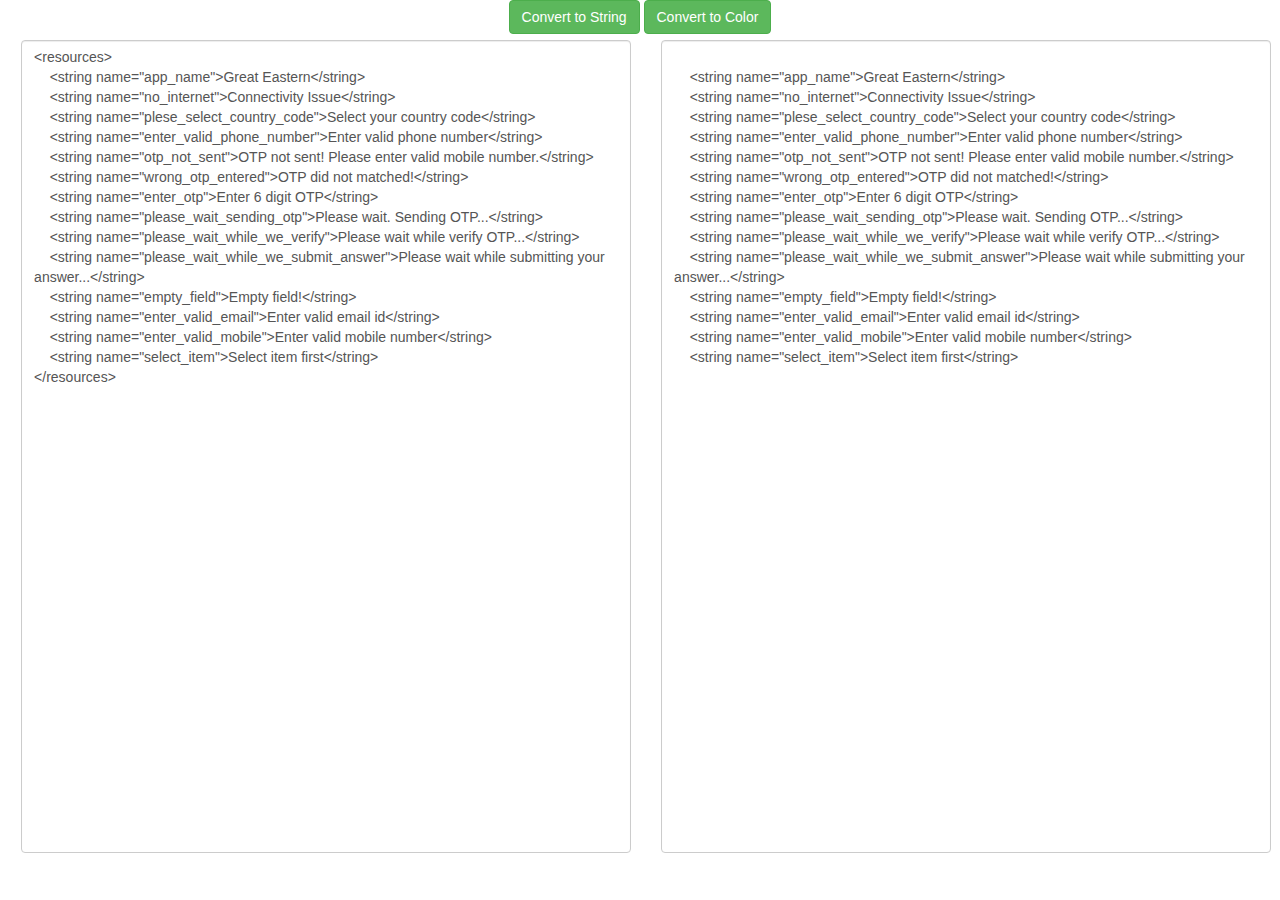
<file: pages/xml-to-swift/android-string-xml-to-swift-constants.html>
<!doctype html>
<html lang="en">

<head>
	<meta charset="utf-8">
	<title>Android String xml to Swift Constants</title>

	<script src="../../jquery/jquery-3.1.1.min.js"></script>

	<!-- Latest compiled and minified CSS -->
	<link rel="stylesheet" href="../../bootstrap-3.3.7-dist/css/bootstrap.min.css">

	<!-- Latest compiled and minified JavaScript -->
	<script src="../../bootstrap-3.3.7-dist/js/bootstrap.min.js"></script>

	<link rel="stylesheet" href="styles.css">
</head>

<body>

	<div class="container-fluid full-h">
		<center>
			<button type="button" class="btn btn-success" id="button1">Convert to String</button>
			<button type="button" class="btn btn-success" id="button2">Convert to Color</button>
		</center>
		<div class="row full-h">
			<div class="col-md-6 col-sm-6 col-xs-6 full-h">
				<textarea id="textarea1" class="form-control text-box"></textarea>
			</div>
			<div class="col-md-6 col-sm-6 col-xs-6 full-h">
				<textarea id="textarea2" class="form-control text-box"></textarea>
			</div>
		</div>
	</div>

	<script src="script.js"></script>
</body>

</html>
</file>
<file: pages/xml-to-swift/styles.css>
html, body, row, container {
    height: 97%;
}
textarea {
    resize: none;
    display:block;
}
.full-h {
    height: 100%;
}

.text-box {
    height: 100%;
}

textarea.form-control {
    margin:1%;
  height: 96%;
}
</file>
